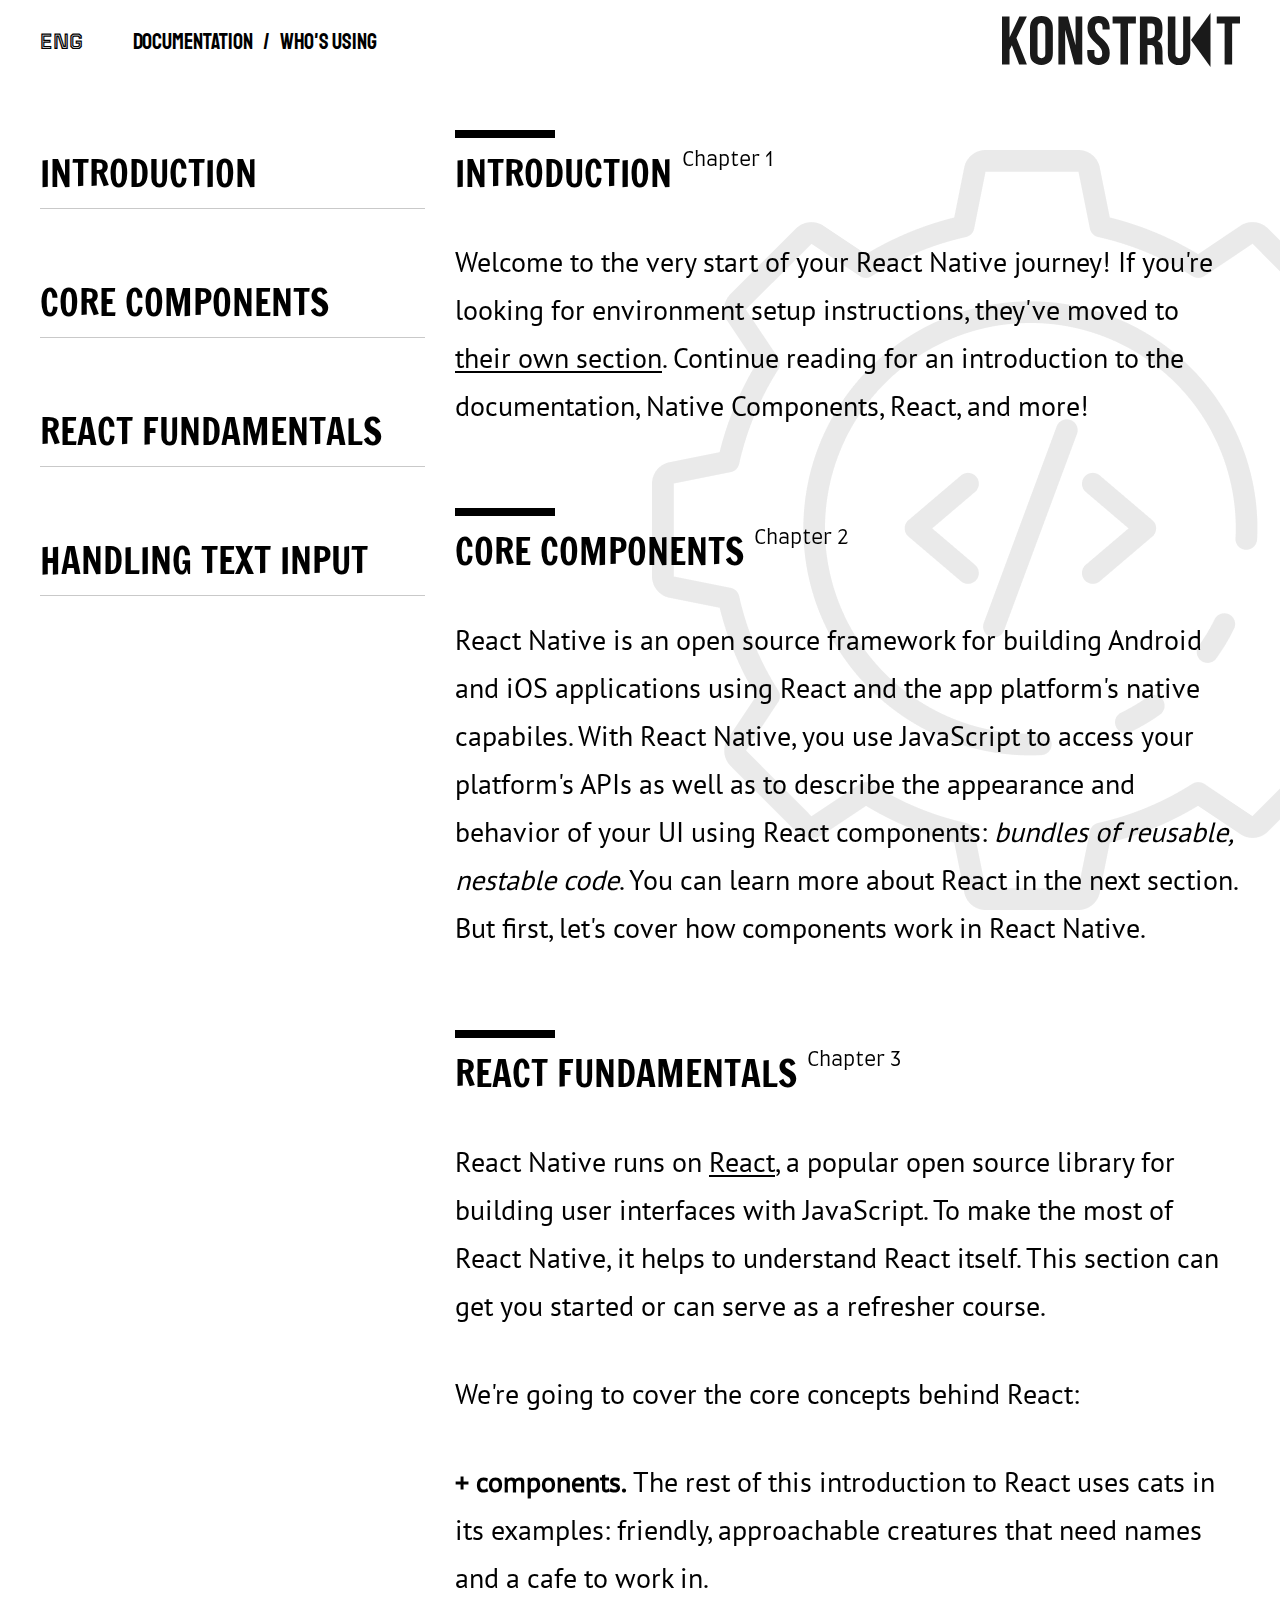
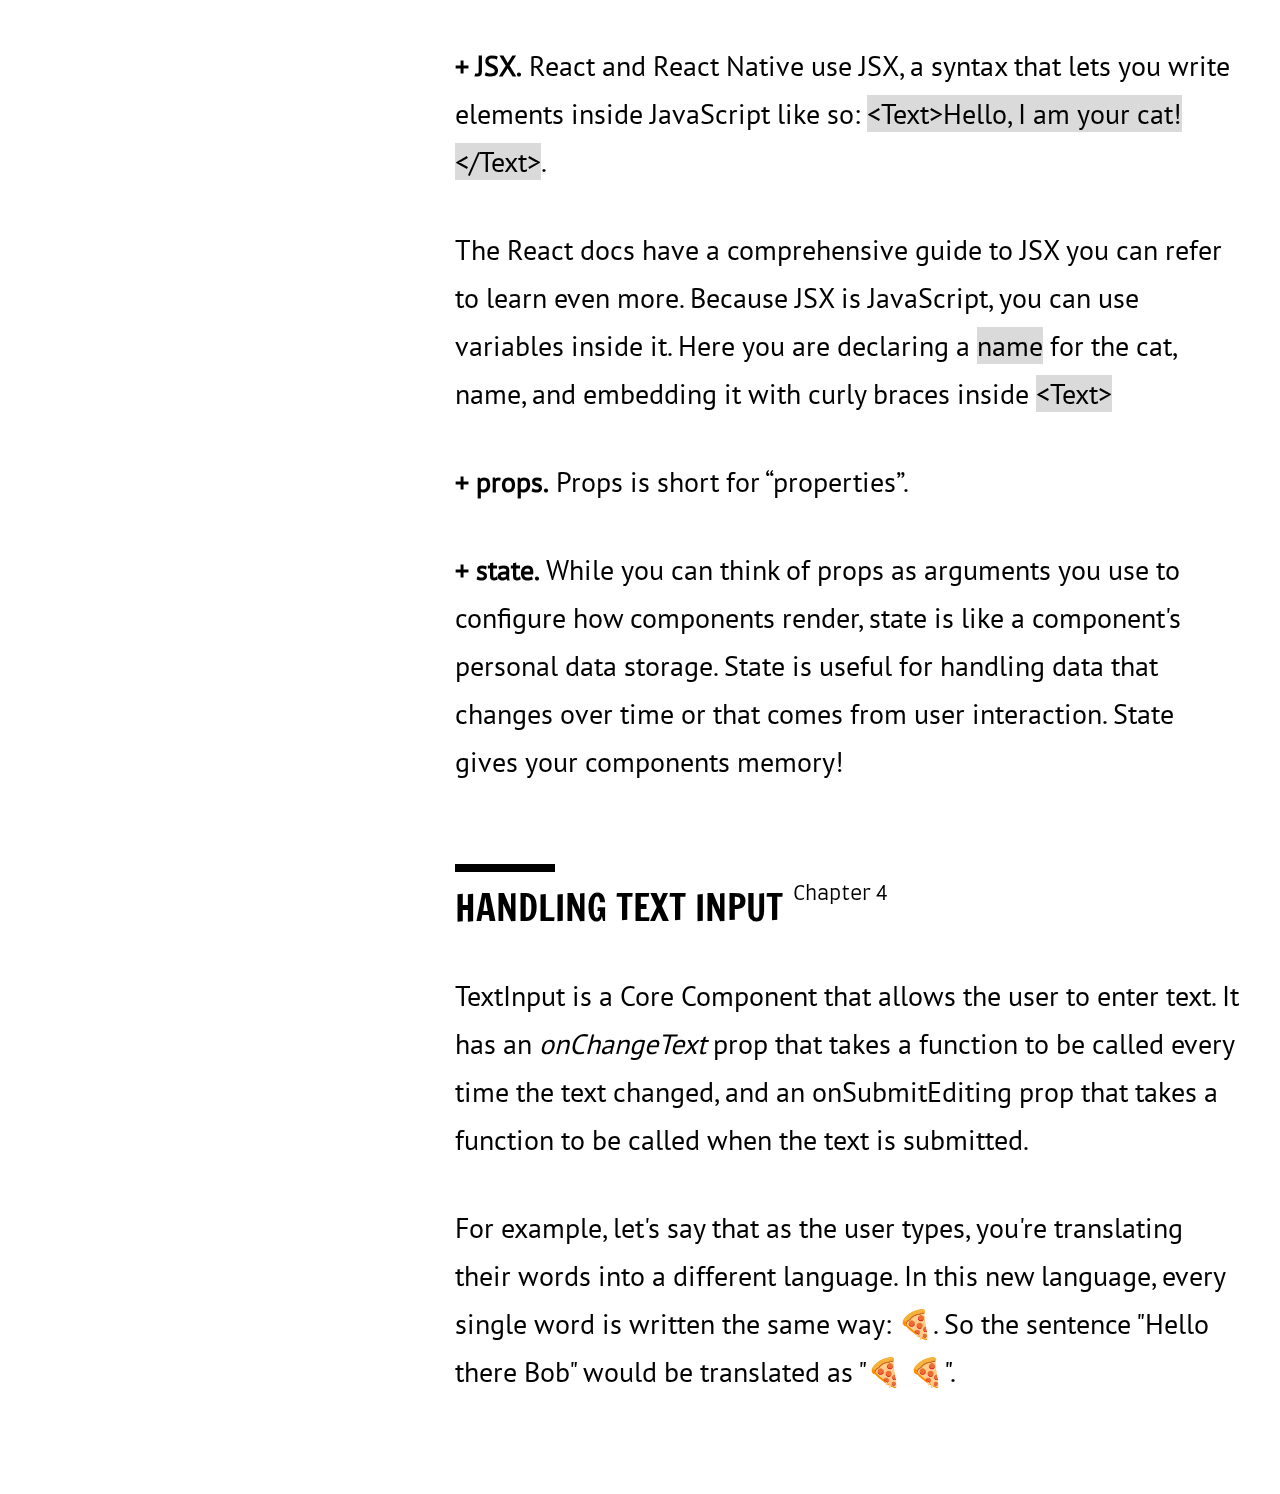
<file: index.html>
<!doctype html>
<html lang="en">
  <head>
    <meta charset="UTF-8" />
    <meta
      name="viewport"
      content="width=device-width, initial-scale=1.0"
    />
    <title>Documentation</title>
    <link
      rel="stylesheet"
      href="./css/style.css"
    />
  </head>
  <body>
    <header class="header">
      <div class="container">
        <nav class="nav">
          <div class="lang">
            <a
              href="#"
              class="lang__link"
              >ENG</a
            >
          </div>
          <ul class="menu">
            <li>
              <a
                href="index.html"
                class="menu__link"
                >Documentation</a
              >
            </li>
            <li><span class="menu__separator">/</span></li>
            <li>
              <a
                href="./pages/who_s_using.html"
                class="menu__link"
                >Who's Using</a
              >
            </li>
          </ul>
          <div class="logo">
            <img
              src="./assets/img/logo.svg"
              alt="Logo Site"
              class="logo__img"
            />
          </div>
        </nav>
      </div>
    </header>
    <main class="main">
      <div class="bcg">
        <img
          src="./assets/img/bg_picture.png"
          alt="Gear"
          class="bcg__img"
        />
      </div>
      <div class="container">
        <div class="flex-container">
          <aside class="sidebar">
            <ul class="aside-menu">
              <li class="aside-menu__item title__heading">
                <a
                  href="#intro"
                  class="aside-menu__link"
                  >Introduction</a
                >
              </li>
              <li class="aside-menu__item title__heading">
                <a
                  href="#components"
                  class="aside-menu__link"
                  >core components</a
                >
              </li>
              <li class="aside-menu__item title__heading">
                <a
                  href="#react"
                  class="aside-menu__link"
                  >react fundamentals</a
                >
              </li>
              <li class="aside-menu__item title__heading">
                <a
                  href="#input"
                  class="aside-menu__link"
                  >handling text input</a
                >
              </li>
            </ul>
          </aside>
          <div class="content">
            <article
              id="intro"
              class="article article-intro"
            >
              <div class="article__title title">
                <h2 class="title__heading">Introduction</h2>
                <span class="title__chapter">Chapter 1</span>
              </div>
              <div class="article__content">
                <p class="content__text">
                  Welcome to the very start of your React Native journey! If
                  you're looking for environment setup instructions, they've
                  moved to
                  <span class="underline">their own section</span>. Continue
                  reading for an introduction to the documentation, Native
                  Components, React, and more!
                </p>
              </div>
            </article>
            <article
              id="components"
              class="article article-components"
            >
              <div class="article__title title">
                <h2 class="title__heading">core components</h2>
                <span class="title__chapter">Chapter 2</span>
              </div>
              <div class="article__content">
                <p class="content__text">
                  React Native is an open source framework for building Android
                  and iOS applications using React and the app platform's native
                  capabiles. With React Native, you use JavaScript to access
                  your platform's APIs as well as to describe the appearance and
                  behavior of your UI using React components:
                  <span class="italic">bundles of reusable, nestable code</span
                  >. You can learn more about React in the next section. But
                  first, let's cover how components work in React Native.
                </p>
              </div>
            </article>
            <article
              id="react"
              class="article article-react"
            >
              <div class="article__title title">
                <h2 class="title__heading">react fundamentals</h2>
                <span class="title__chapter">Chapter 3</span>
              </div>
              <div class="article__content">
                <p class="content__text">
                  React Native runs on <span class="underline">React</span>, a
                  popular open source library for building user interfaces with
                  JavaScript. To make the most of React Native, it helps to
                  understand React itself. This section can get you started or
                  can serve as a refresher course.
                </p>
                <ul>
                  <p class="content__text">
                    We're going to cover the core concepts behind React:
                  </p>
                  <li>
                    <p class="content__text">
                      <span class="bold">+ components.</span> The rest of this
                      introduction to React uses cats in its examples: friendly,
                      approachable creatures that need names and a cafe to work
                      in.
                    </p>
                  </li>
                  <li>
                    <p class="content__text">
                      <span class="bold">+ JSX.</span> React and React Native
                      use JSX, a syntax that lets you write elements inside
                      JavaScript like so:
                      <span class="bcg-gray"
                        >&lt;Text&gt;Hello, I am your cat!&lt;/Text&gt;</span
                      >.
                    </p>
                    <p class="content__text">
                      The React docs have a comprehensive guide to JSX you can
                      refer to learn even more. Because JSX is JavaScript, you
                      can use variables inside it. Here you are declaring a
                      <span class="bcg-gray">name</span>
                      for the cat, name, and embedding it with curly braces
                      inside
                      <span class="bcg-gray">&lt;Text&gt;</span>
                    </p>
                  </li>
                  <li>
                    <p class="content__text">
                      <span class="bold">+ props.</span> Props is short for
                      “properties”.
                    </p>
                  </li>
                  <li>
                    <p class="content__text">
                      <span class="bold">+ state.</span> While you can think of
                      props as arguments you use to configure how components
                      render, state is like a component's personal data storage.
                      State is useful for handling data that changes over time
                      or that comes from user interaction. State gives your
                      components memory!
                    </p>
                  </li>
                </ul>
              </div>
            </article>
            <article
              id="input"
              class="article article-input"
            >
              <div class="article__title title">
                <h2 class="title__heading">handling text input</h2>
                <span class="title__chapter">Chapter 4</span>
              </div>
              <div class="article__content">
                <p class="content__text">
                  TextInput is a Core Component that allows the user to enter
                  text. It has an <span class="italic">onChangeText</span> prop
                  that takes a function to be called every time the text
                  changed, and an onSubmitEditing prop that takes a function to
                  be called when the text is submitted.
                </p>
                <p class="content__text">
                  For example, let's say that as the user types, you're
                  translating their words into a different language. In this new
                  language, every single word is written the same way: 🍕. So
                  the sentence "Hello there Bob" would be translated as "🍕 🍕".
                </p>
              </div>
            </article>
          </div>
        </div>
      </div>
    </main>
  </body>
</html>
</file>
<file: css/style.css>
@import url('./fonts.css');
@import url('./vars.css');
@import url('./who_s_using.css');

* {
  padding: 0;
  margin: 0;
  box-sizing: border-box;
}

html,
body {
  min-height: 100vh;
  font-size: var(--main-font-size);
  font-family: var(--main-font-family);
  color: #000;
  scroll-padding-top: 150px;
}

.main {
  position: relative;
  padding-top: 150px;
}

.menu {
  width: 66%;
  display: flex;
  flex-grow: 1;
  gap: 10px;
}

.container {
  max-width: var(--container-width);
  margin: 0 auto;
}

.flex-container {
  display: flex;
  justify-content: space-between;
}

.header {
  width: 100%;
  position: fixed;
  z-index: 2;
  background: #fff;
}

.nav {
  height: 80px;
  display: flex;
  justify-content: space-between;
  align-items: center;
  gap: 50px;
}

ul {
  padding-left: 0;
  list-style: none;
}

a {
  color: inherit;
  text-decoration: none;
}

.lang__link {
  font-family: 'Tourney';
  font-size: 22px;
}

.menu__link {
  font-family: 'Staatliches';
  font-size: 22px;
  text-transform: uppercase;
  letter-spacing: 3%;
}

.menu__separator {
  font-family: 'Staatliches';
  font-size: 22px;
}

.logo {
  height: 54px;
}

.bcg {
  height: 760px;
  position: fixed;
  right: 0;
  top: 150px;
  z-index: 0;
}

.aside-menu {
  position: sticky;
  top: 120px;
  min-width: 385px;
}

.aside-menu__item {
  line-height: 48px;
  border-bottom: 1px solid #c9c9c9;
  padding-bottom: 10px;
  margin-bottom: 70px;
}

.content {
  width: 785px;
  z-index: 1;
  scroll-behavior: smooth;
}

.article {
  margin-bottom: 98px;
  line-height: 48px;
}

.title {
  position: relative;
  display: flex;
  gap: 10px;
  margin-bottom: 40px;
}

.title::before {
  content: '';
  position: absolute;
  top: -20px;
  left: 0;
  width: 100px;
  height: 8px;
  background: #000;
}

.title__heading {
  font-family: 'FrancoisOne';
  font-size: 36px;
  font-weight: normal;
  letter-spacing: 4%;
  text-transform: uppercase;
}

.title__chapter {
  font-family: 'Farro';
  font-size: 20px;
  letter-spacing: 4%;
  height: 20px;
  line-height: 20px;
}

.article__content {
  font-family: 'PTSans';
  font-size: 28px;
  line-height: 48px;
}

.content__text {
  margin-bottom: 40px;
}

.bold {
  font-weight: bold;
}

.italic {
  font-style: italic;
}

.bcg-gray {
  background-color: #dadada;
}

.underline {
  text-decoration: underline 2px;
  text-underline-offset: 3px;
}
</file>
